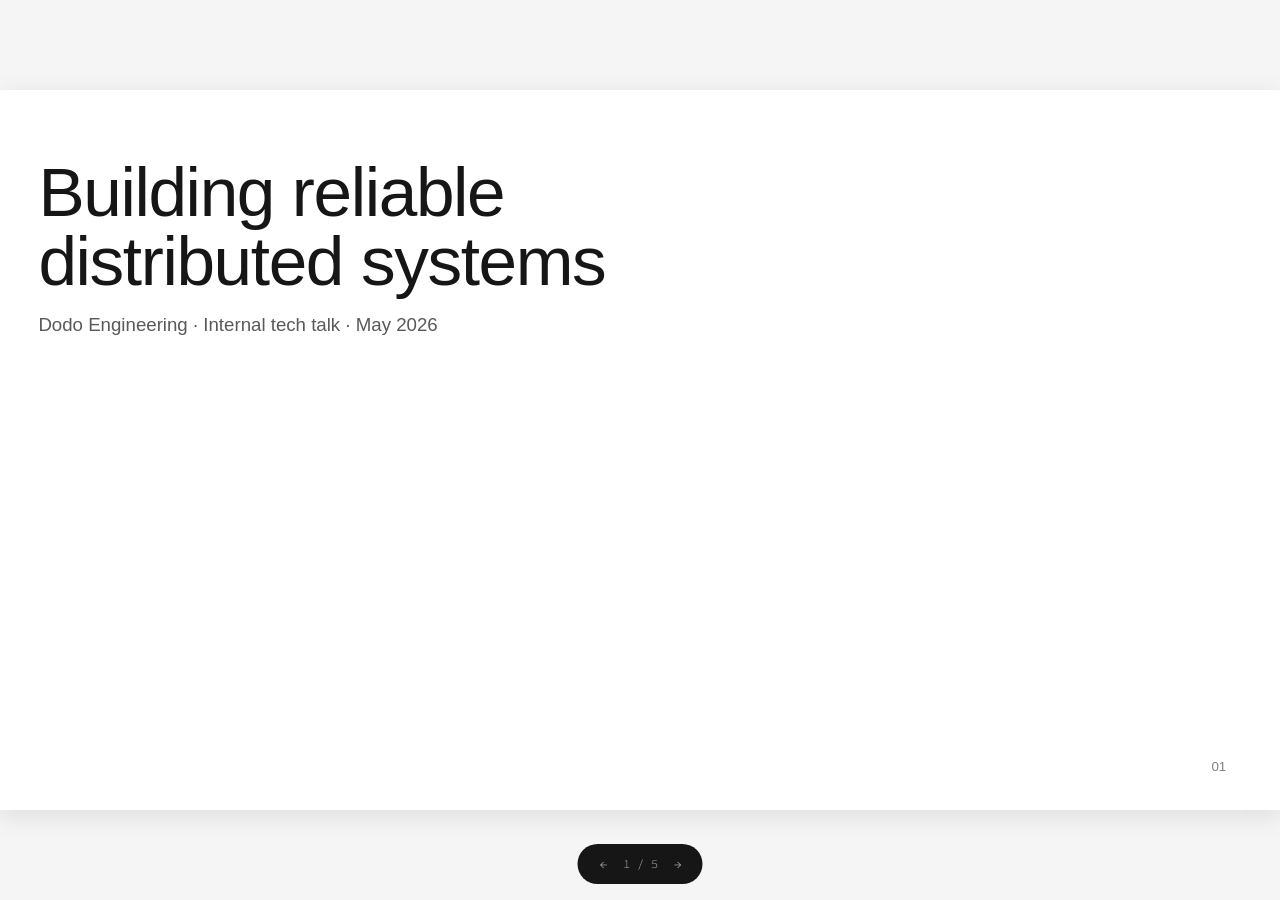
<file: dodo-theme/index.html>
<!doctype html>
<html lang="en">
<head>
  <meta charset="utf-8" />
  <meta name="viewport" content="width=1320, initial-scale=1" />
  <title>Dodo Engineering — slide theme preview</title>
  <link rel="stylesheet" href="css/theme.css" />
  <link rel="stylesheet" href="css/slide.css" />
  <style>
    /* Deck shell — wraps individual slides, shows one at a time. */
    body { background: var(--color-bg-subtle); }
    .deck { position: relative; }
    .deck .slide { display: none; margin: 24px auto; box-shadow: var(--shadow-lg); }
    .deck .slide.is-active { display: block; }
    .deck__nav {
      position: fixed; bottom: 16px; left: 50%; transform: translateX(-50%);
      display: flex; gap: 8px; align-items: center;
      background: var(--color-text-primary); color: #fff;
      padding: 8px 14px; border-radius: var(--radius-pill);
      font-family: var(--font-mono); font-size: 12px;
    }
    .deck__nav button {
      background: transparent; border: 0; color: #fff;
      font: inherit; padding: 4px 8px; cursor: pointer;
      border-radius: var(--radius-sm);
    }
    .deck__nav button:hover { background: rgba(255,255,255,0.12); }
    .deck__nav .deck__counter { opacity: 0.7; }
  </style>
</head>
<body>
  <div class="slide-stage">
    <div class="deck" id="deck">
      <!-- 01 — Cover -->
      <section class="slide slide--cover is-active" data-layout="cover">
        <h1 class="slide__big-title">Building reliable<br/>distributed systems</h1>
        <p class="slide__big-subtitle">Dodo Engineering &middot; Internal tech talk &middot; May 2026</p>
        <div class="slide__page-num">01</div>
      </section>

      <!-- 02 — Section header -->
      <section class="slide slide--section" data-layout="section">
        <p class="slide__section-eyebrow">// chapter 01</p>
        <h2 class="slide__section-title">Why eventual consistency<br/>was the wrong default</h2>
        <div class="slide__page-num">02</div>
      </section>

      <!-- 03 — Title + body -->
      <section class="slide slide--content" data-layout="title-and-body">
        <h3 class="slide__title">What changed in the v3 architecture</h3>
        <div class="slide__body">
          <p class="t-subtitle" style="margin:0 0 var(--space-4);">
            Three things moved off the critical path so the order pipeline could survive a region failure.
          </p>
          <ul class="list">
            <li>Order events now publish through a <code>kafka</code> topic instead of a synchronous RPC.</li>
            <li>Inventory reservations use a <span class="tag tag--mint">CRDT</span> backed by Riak.</li>
            <li>Payment authorization is idempotent and retried by the gateway, not the client.</li>
            <li>Read paths are served from a regional cache with a 50ms staleness budget.</li>
          </ul>
          <p class="t-caption" style="margin-top: var(--space-6);">See ADR-0042 for the full migration plan.</p>
        </div>
        <div class="slide__page-num">03</div>
      </section>

      <!-- 04 — Two column -->
      <section class="slide slide--two-col" data-layout="two-column">
        <h3 class="slide__title">Before vs. after the migration</h3>
        <div class="slide__columns">
          <div class="slide__col">
            <p class="t-mono-bold" style="color: var(--color-accent-orange); margin: 0 0 var(--space-3);">// before</p>
            <ul class="list">
              <li>Single PG primary in eu-central</li>
              <li>Sync RPC between order &amp; inventory</li>
              <li>P99 checkout: <strong>820&nbsp;ms</strong></li>
              <li>Recovery from a region failure: <strong>~14&nbsp;min</strong></li>
              <li>Two on-call engineers paged per outage</li>
            </ul>
          </div>
          <div class="slide__col">
            <p class="t-mono-bold" style="color: var(--color-accent-purple); margin: 0 0 var(--space-3);">// after</p>
            <ul class="list">
              <li>Multi-region writable cluster</li>
              <li>Async events via <code>kafka</code></li>
              <li>P99 checkout: <strong>240&nbsp;ms</strong></li>
              <li>Recovery: <strong>&lt; 90&nbsp;sec</strong> (automated)</li>
              <li>Zero pages in the last 60 days</li>
            </ul>
          </div>
        </div>
        <div class="slide__page-num">04</div>
      </section>

      <!-- 05 — Palette reference -->
      <section class="slide slide--content" data-layout="palette-reference">
        <h3 class="slide__title">Brand colors — quick reference</h3>
        <div style="display: flex; gap: var(--space-12);">
          <div style="flex: 0 0 30%;">
            <p class="t-mono" style="color: var(--color-text-muted); text-transform: uppercase; letter-spacing: var(--tracking-wide); margin: 0 0 var(--space-2);">Neutrals</p>
            <div style="display:flex; flex-direction:column; gap: var(--space-3);">
              <div style="display:flex; gap: var(--space-3); align-items:center;">
                <span class="chip chip--bordered" style="background: var(--color-bg); width:56px; height:56px;"></span>
                <span><span class="t-body-strong">Background</span><br/><span class="t-mono" style="color: var(--color-text-muted);">#FFFFFF</span></span>
              </div>
              <div style="display:flex; gap: var(--space-3); align-items:center;">
                <span class="chip" style="background: var(--color-text-primary); width:56px; height:56px;"></span>
                <span><span class="t-body-strong">Text — primary</span><br/><span class="t-mono" style="color: var(--color-text-muted);">#161616</span></span>
              </div>
              <div style="display:flex; gap: var(--space-3); align-items:center;">
                <span class="chip" style="background: var(--color-text-muted); width:56px; height:56px;"></span>
                <span><span class="t-body-strong">Muted / footnote</span><br/><span class="t-mono" style="color: var(--color-text-muted);">#808080</span></span>
              </div>
            </div>
          </div>
          <div style="flex: 1 1 auto;">
            <p class="t-mono" style="color: var(--color-text-muted); text-transform: uppercase; letter-spacing: var(--tracking-wide); margin: 0 0 var(--space-2);">Bright accents</p>
            <div style="display:grid; grid-template-columns: repeat(6, 1fr); gap: var(--space-3); margin-bottom: var(--space-5);">
              <div><span class="chip" style="background:#694BFB"></span><div class="t-caption" style="color:var(--color-text-primary);">Purple<br/><span style="font-family:var(--font-mono); color: var(--color-text-muted);">694BFB</span></div></div>
              <div><span class="chip" style="background:#FF5401"></span><div class="t-caption" style="color:var(--color-text-primary);">Orange<br/><span style="font-family:var(--font-mono); color: var(--color-text-muted);">FF5401</span></div></div>
              <div><span class="chip" style="background:#94E4CC"></span><div class="t-caption" style="color:var(--color-text-primary);">Mint<br/><span style="font-family:var(--font-mono); color: var(--color-text-muted);">94E4CC</span></div></div>
              <div><span class="chip" style="background:#FFE146"></span><div class="t-caption" style="color:var(--color-text-primary);">Yellow<br/><span style="font-family:var(--font-mono); color: var(--color-text-muted);">FFE146</span></div></div>
              <div><span class="chip" style="background:#428EFF"></span><div class="t-caption" style="color:var(--color-text-primary);">Blue<br/><span style="font-family:var(--font-mono); color: var(--color-text-muted);">428EFF</span></div></div>
              <div><span class="chip" style="background:#FF81EF"></span><div class="t-caption" style="color:var(--color-text-primary);">Pink<br/><span style="font-family:var(--font-mono); color: var(--color-text-muted);">FF81EF</span></div></div>
            </div>
            <p class="t-mono" style="color: var(--color-text-muted); text-transform: uppercase; letter-spacing: var(--tracking-wide); margin: 0 0 var(--space-2);">Pastel accents</p>
            <div style="display:grid; grid-template-columns: repeat(5, 1fr); gap: var(--space-3);">
              <div><span class="chip" style="background:#B8B8FF"></span><div class="t-caption" style="color:var(--color-text-primary);">Purple<br/><span style="font-family:var(--font-mono); color: var(--color-text-muted);">B8B8FF</span></div></div>
              <div><span class="chip" style="background:#FFC2A5"></span><div class="t-caption" style="color:var(--color-text-primary);">Peach<br/><span style="font-family:var(--font-mono); color: var(--color-text-muted);">FFC2A5</span></div></div>
              <div><span class="chip" style="background:#D2FCEE"></span><div class="t-caption" style="color:var(--color-text-primary);">Mint<br/><span style="font-family:var(--font-mono); color: var(--color-text-muted);">D2FCEE</span></div></div>
              <div><span class="chip" style="background:#FFF3B5"></span><div class="t-caption" style="color:var(--color-text-primary);">Yellow<br/><span style="font-family:var(--font-mono); color: var(--color-text-muted);">FFF3B5</span></div></div>
              <div><span class="chip" style="background:#FFCCF9"></span><div class="t-caption" style="color:var(--color-text-primary);">Pink<br/><span style="font-family:var(--font-mono); color: var(--color-text-muted);">FFCCF9</span></div></div>
            </div>
          </div>
        </div>
        <div class="slide__page-num">05</div>
      </section>
    </div>
  </div>

  <nav class="deck__nav" aria-label="Slide navigation">
    <button id="prev" type="button" aria-label="Previous slide">&larr;</button>
    <span class="deck__counter"><span id="cur">1</span> / <span id="tot">5</span></span>
    <button id="next" type="button" aria-label="Next slide">&rarr;</button>
  </nav>

  <script>
    (function () {
      const slides = Array.from(document.querySelectorAll('#deck > .slide'));
      const cur = document.getElementById('cur');
      const tot = document.getElementById('tot');
      let i = 0;
      tot.textContent = slides.length;

      function go(n) {
        i = Math.max(0, Math.min(slides.length - 1, n));
        slides.forEach((s, idx) => s.classList.toggle('is-active', idx === i));
        cur.textContent = i + 1;
      }
      document.getElementById('next').addEventListener('click', () => go(i + 1));
      document.getElementById('prev').addEventListener('click', () => go(i - 1));
      document.addEventListener('keydown', (e) => {
        if (e.key === 'ArrowRight' || e.key === ' ') { e.preventDefault(); go(i + 1); }
        if (e.key === 'ArrowLeft')  { e.preventDefault(); go(i - 1); }
        if (e.key === 'Home')       { e.preventDefault(); go(0); }
        if (e.key === 'End')        { e.preventDefault(); go(slides.length - 1); }
      });
    })();
  </script>
</body>
</html>
</file>
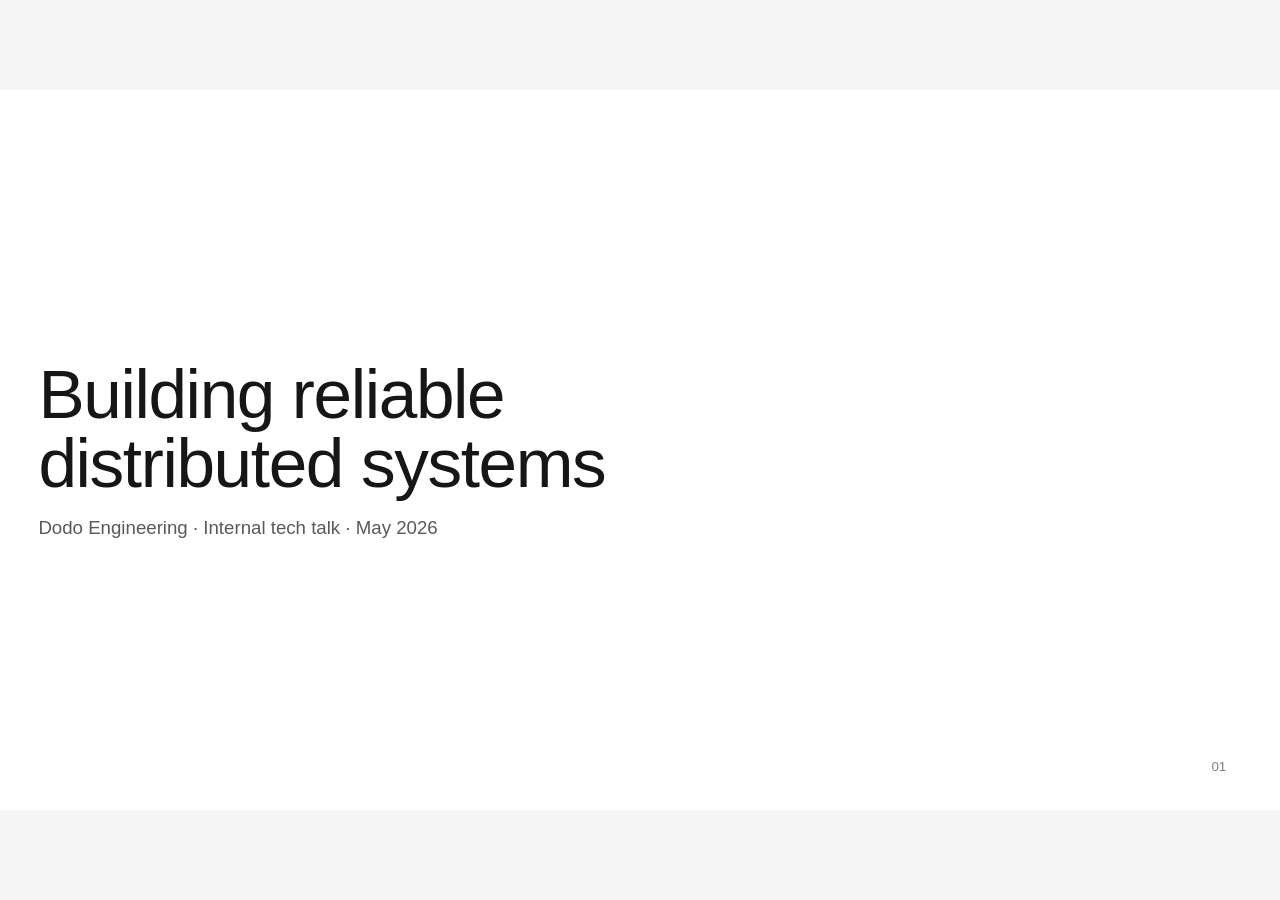
<file: dodo-theme/slides/01-cover.html>
<!doctype html>
<html lang="en">
<head>
  <meta charset="utf-8" />
  <title>Cover slide — Dodo theme</title>
  <link rel="stylesheet" href="../css/theme.css" />
  <link rel="stylesheet" href="../css/slide.css" />
</head>
<body>
  <div class="slide-stage">
    <section class="slide slide--cover" data-layout="cover" data-slide="1">
      <h1 class="slide__big-title">
        Building reliable<br/>distributed systems
      </h1>
      <p class="slide__big-subtitle">Dodo Engineering &middot; Internal tech talk &middot; May 2026</p>
      <div class="slide__page-num">01</div>
    </section>
  </div>
</body>
</html>
</file>
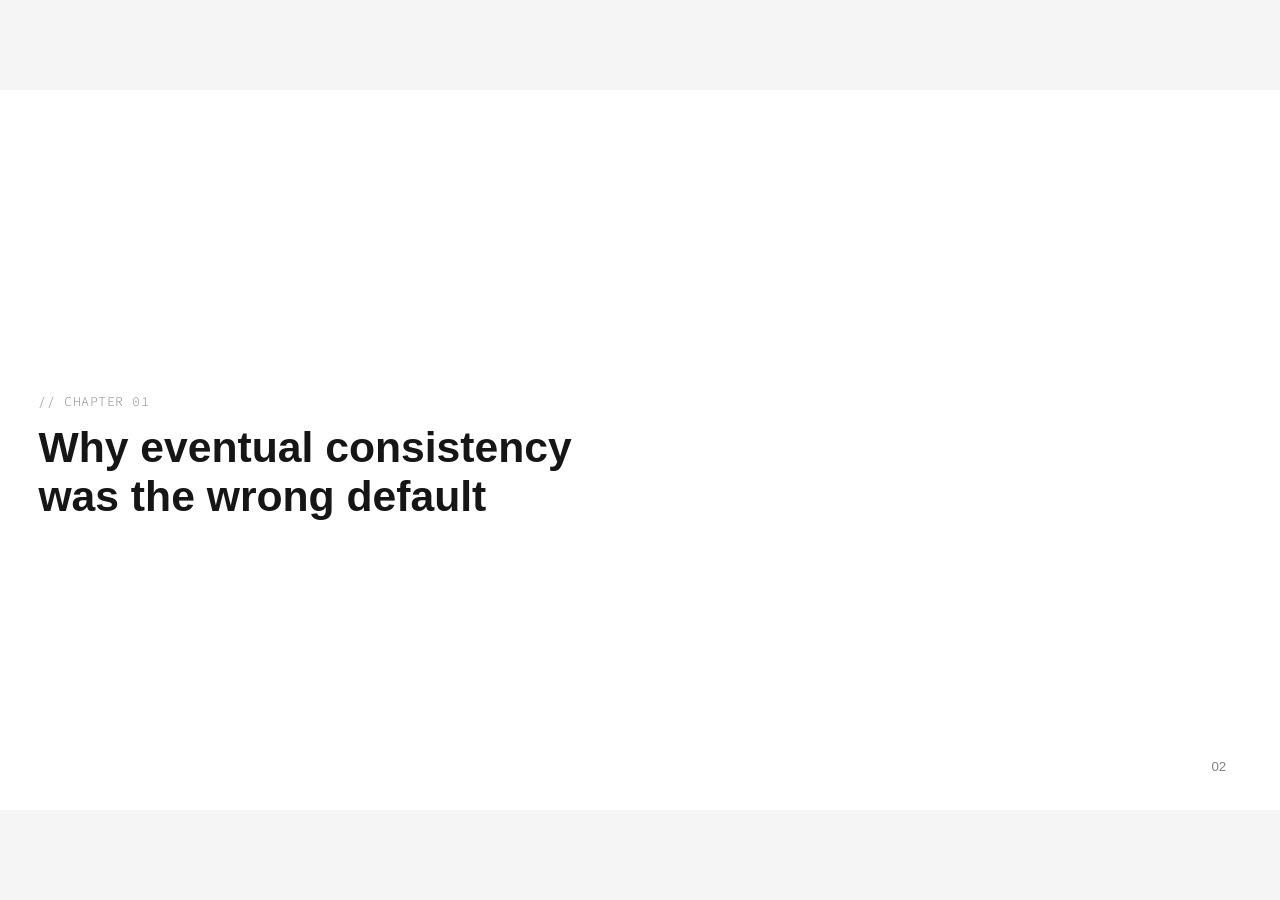
<file: dodo-theme/slides/02-section-header.html>
<!doctype html>
<html lang="en">
<head>
  <meta charset="utf-8" />
  <title>Section header — Dodo theme</title>
  <link rel="stylesheet" href="../css/theme.css" />
  <link rel="stylesheet" href="../css/slide.css" />
</head>
<body>
  <div class="slide-stage">
    <section class="slide slide--section" data-layout="section" data-slide="2">
      <p class="slide__section-eyebrow">// chapter 01</p>
      <h2 class="slide__section-title">
        Why eventual consistency<br/>was the wrong default
      </h2>
      <div class="slide__page-num">02</div>
    </section>
  </div>
</body>
</html>
</file>
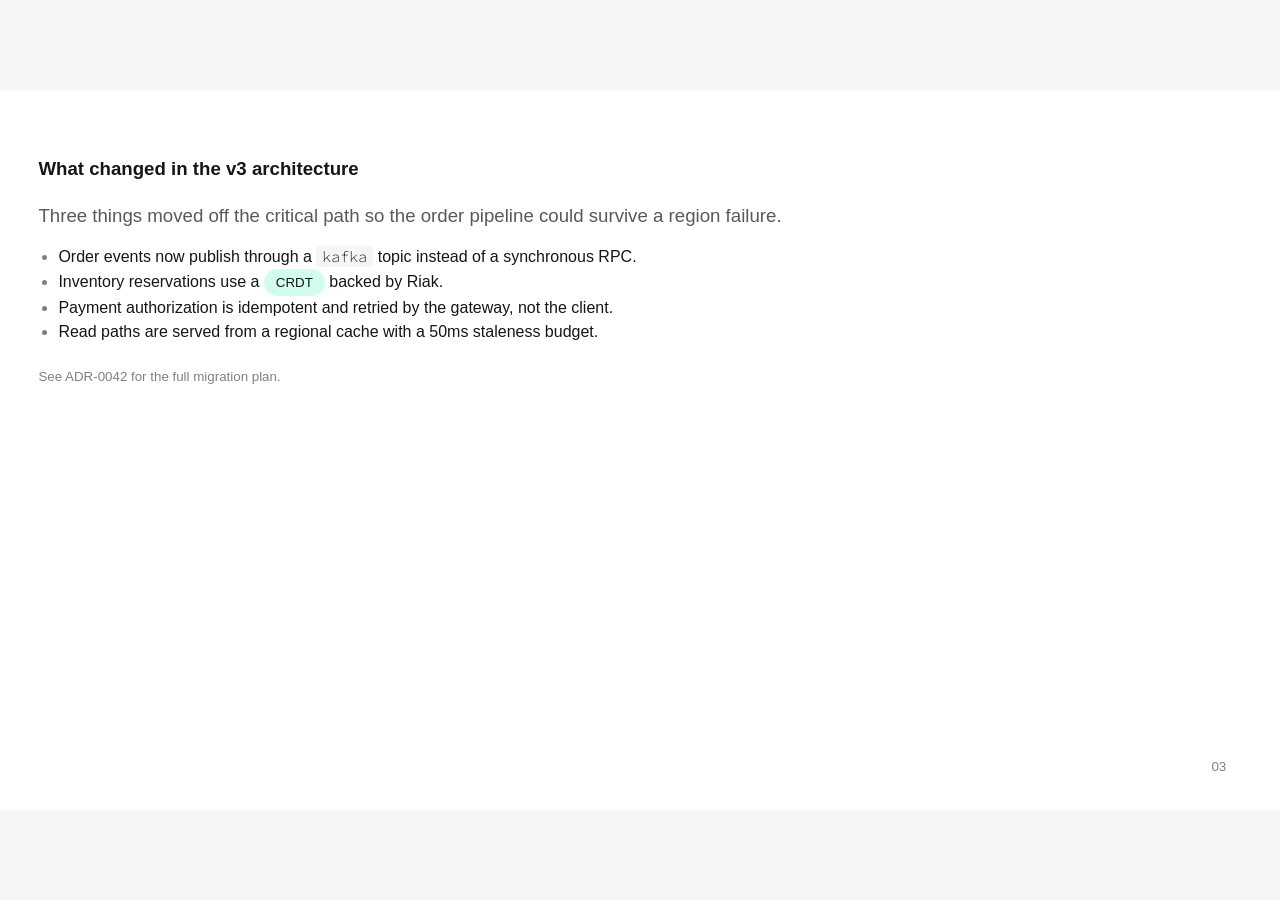
<file: dodo-theme/slides/03-title-and-body.html>
<!doctype html>
<html lang="en">
<head>
  <meta charset="utf-8" />
  <title>Title + body — Dodo theme</title>
  <link rel="stylesheet" href="../css/theme.css" />
  <link rel="stylesheet" href="../css/slide.css" />
</head>
<body>
  <div class="slide-stage">
    <section class="slide slide--content" data-layout="title-and-body" data-slide="3">
      <h3 class="slide__title">What changed in the v3 architecture</h3>

      <div class="slide__body">
        <p class="t-subtitle" style="margin: 0 0 var(--space-4);">
          Three things moved off the critical path so the order pipeline
          could survive a region failure.
        </p>

        <ul class="list">
          <li>Order events now publish through a <code>kafka</code> topic instead of a synchronous RPC.</li>
          <li>Inventory reservations use a <span class="tag tag--mint">CRDT</span> backed by Riak.</li>
          <li>Payment authorization is idempotent and retried by the gateway, not the client.</li>
          <li>Read paths are served from a regional cache with a 50ms staleness budget.</li>
        </ul>

        <p class="t-caption" style="margin-top: var(--space-6);">
          See ADR-0042 for the full migration plan.
        </p>
      </div>

      <div class="slide__page-num">03</div>
    </section>
  </div>
</body>
</html>
</file>
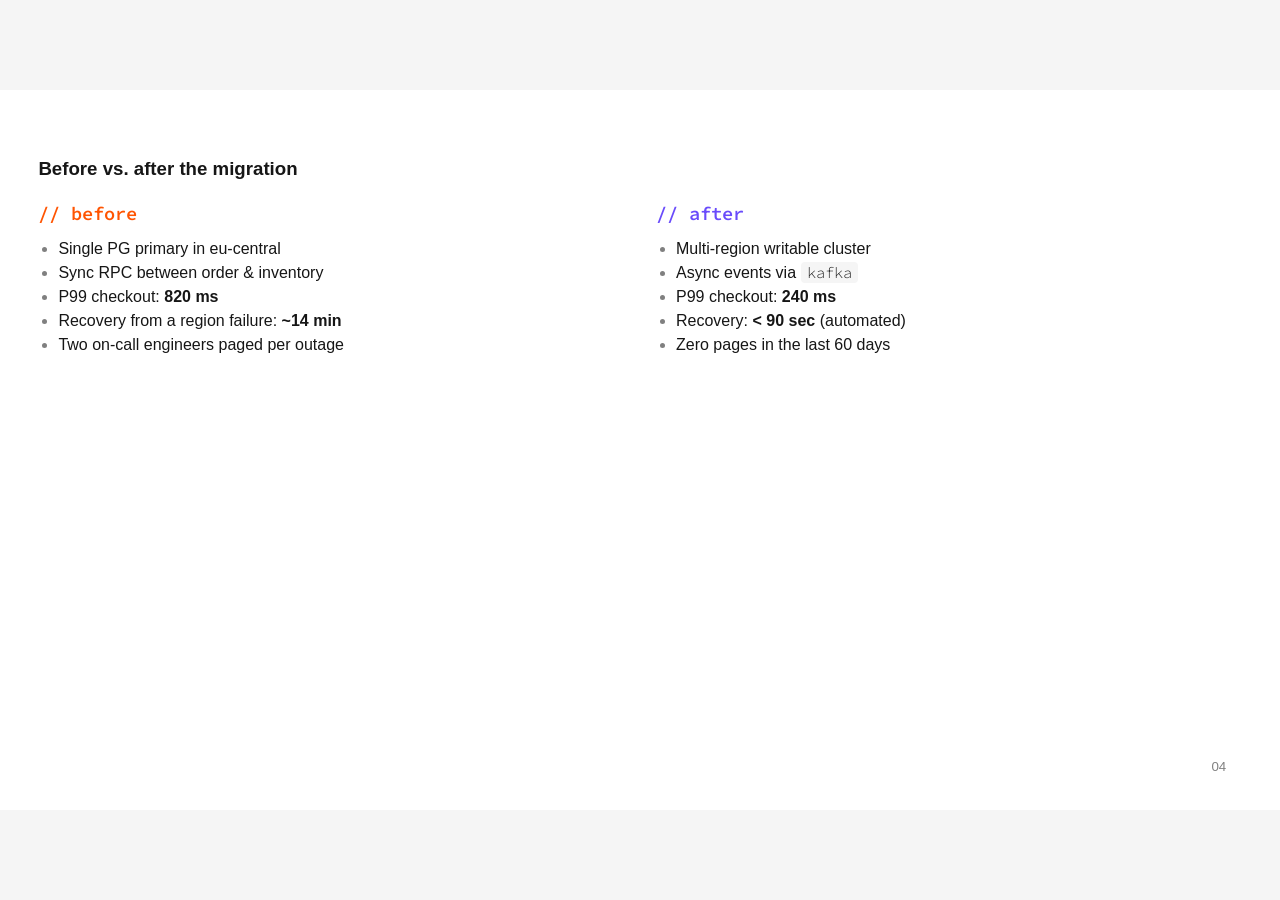
<file: dodo-theme/slides/04-two-column.html>
<!doctype html>
<html lang="en">
<head>
  <meta charset="utf-8" />
  <title>Two-column — Dodo theme</title>
  <link rel="stylesheet" href="../css/theme.css" />
  <link rel="stylesheet" href="../css/slide.css" />
</head>
<body>
  <div class="slide-stage">
    <section class="slide slide--two-col" data-layout="two-column" data-slide="4">
      <h3 class="slide__title">Before vs. after the migration</h3>

      <div class="slide__columns">
        <div class="slide__col">
          <p class="t-mono-bold" style="color: var(--color-accent-orange); margin: 0 0 var(--space-3);">// before</p>
          <ul class="list">
            <li>Single PG primary in eu-central</li>
            <li>Sync RPC between order &amp; inventory</li>
            <li>P99 checkout: <strong>820&nbsp;ms</strong></li>
            <li>Recovery from a region failure: <strong>~14&nbsp;min</strong></li>
            <li>Two on-call engineers paged per outage</li>
          </ul>
        </div>

        <div class="slide__col">
          <p class="t-mono-bold" style="color: var(--color-accent-purple); margin: 0 0 var(--space-3);">// after</p>
          <ul class="list">
            <li>Multi-region writable cluster</li>
            <li>Async events via <code>kafka</code></li>
            <li>P99 checkout: <strong>240&nbsp;ms</strong></li>
            <li>Recovery: <strong>&lt; 90&nbsp;sec</strong> (automated)</li>
            <li>Zero pages in the last 60 days</li>
          </ul>
        </div>
      </div>

      <div class="slide__page-num">04</div>
    </section>
  </div>
</body>
</html>
</file>
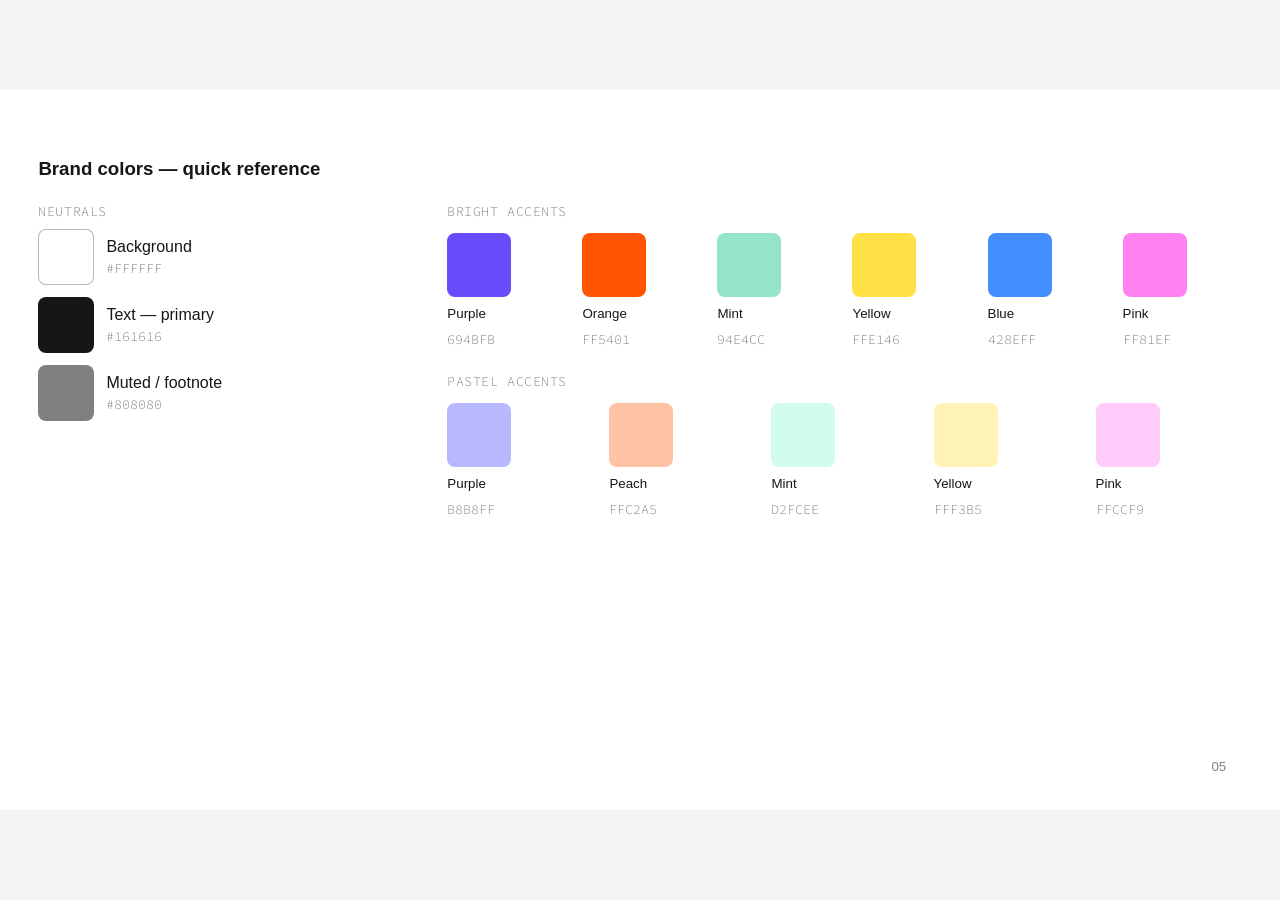
<file: dodo-theme/slides/05-palette-reference.html>
<!doctype html>
<html lang="en">
<head>
  <meta charset="utf-8" />
  <title>Color reference — Dodo theme</title>
  <link rel="stylesheet" href="../css/theme.css" />
  <link rel="stylesheet" href="../css/slide.css" />
  <style>
    .palette { display: grid; grid-template-columns: repeat(6, 1fr); gap: var(--space-4); margin-top: var(--space-3); }
    .palette__item { display: flex; flex-direction: column; gap: var(--space-2); align-items: flex-start; }
    .palette__item .chip { width: 64px; height: 64px; }
    .palette__name { font-size: var(--size-caption); font-weight: var(--weight-regular); }
    .palette__hex  { font-family: var(--font-mono); font-size: var(--size-caption); color: var(--color-text-muted); }
    .palette__section { font-family: var(--font-mono); font-size: var(--size-caption); color: var(--color-text-muted);
                        text-transform: uppercase; letter-spacing: var(--tracking-wide); margin: var(--space-6) 0 var(--space-2); }
  </style>
</head>
<body>
  <div class="slide-stage">
    <section class="slide slide--content" data-layout="palette-reference" data-slide="5">
      <h3 class="slide__title">Brand colors — quick reference</h3>

      <div style="display: flex; gap: var(--space-12);">
        <!-- Neutrals column -->
        <div style="flex: 0 0 30%;">
          <p class="palette__section" style="margin-top:0;">Neutrals</p>
          <div style="display:flex; flex-direction:column; gap: var(--space-3);">
            <div style="display:flex; gap: var(--space-3); align-items:center;">
              <span class="chip chip--bordered" style="background: var(--color-bg);"></span>
              <span><span class="t-body-strong">Background</span><br/><span class="palette__hex">#FFFFFF</span></span>
            </div>
            <div style="display:flex; gap: var(--space-3); align-items:center;">
              <span class="chip" style="background: var(--color-text-primary);"></span>
              <span><span class="t-body-strong">Text — primary</span><br/><span class="palette__hex">#161616</span></span>
            </div>
            <div style="display:flex; gap: var(--space-3); align-items:center;">
              <span class="chip" style="background: var(--color-text-muted);"></span>
              <span><span class="t-body-strong">Muted / footnote</span><br/><span class="palette__hex">#808080</span></span>
            </div>
          </div>
        </div>

        <!-- Accents column -->
        <div style="flex: 1 1 auto;">
          <p class="palette__section" style="margin-top:0;">Bright accents</p>
          <div class="palette" style="grid-template-columns: repeat(6, 1fr);">
            <div class="palette__item"><span class="chip" style="background:#694BFB"></span><span class="palette__name">Purple</span><span class="palette__hex">694BFB</span></div>
            <div class="palette__item"><span class="chip" style="background:#FF5401"></span><span class="palette__name">Orange</span><span class="palette__hex">FF5401</span></div>
            <div class="palette__item"><span class="chip" style="background:#94E4CC"></span><span class="palette__name">Mint</span><span class="palette__hex">94E4CC</span></div>
            <div class="palette__item"><span class="chip" style="background:#FFE146"></span><span class="palette__name">Yellow</span><span class="palette__hex">FFE146</span></div>
            <div class="palette__item"><span class="chip" style="background:#428EFF"></span><span class="palette__name">Blue</span><span class="palette__hex">428EFF</span></div>
            <div class="palette__item"><span class="chip" style="background:#FF81EF"></span><span class="palette__name">Pink</span><span class="palette__hex">FF81EF</span></div>
          </div>

          <p class="palette__section">Pastel accents</p>
          <div class="palette" style="grid-template-columns: repeat(5, 1fr);">
            <div class="palette__item"><span class="chip" style="background:#B8B8FF"></span><span class="palette__name">Purple</span><span class="palette__hex">B8B8FF</span></div>
            <div class="palette__item"><span class="chip" style="background:#FFC2A5"></span><span class="palette__name">Peach</span><span class="palette__hex">FFC2A5</span></div>
            <div class="palette__item"><span class="chip" style="background:#D2FCEE"></span><span class="palette__name">Mint</span><span class="palette__hex">D2FCEE</span></div>
            <div class="palette__item"><span class="chip" style="background:#FFF3B5"></span><span class="palette__name">Yellow</span><span class="palette__hex">FFF3B5</span></div>
            <div class="palette__item"><span class="chip" style="background:#FFCCF9"></span><span class="palette__name">Pink</span><span class="palette__hex">FFCCF9</span></div>
          </div>
        </div>
      </div>

      <div class="slide__page-num">05</div>
    </section>
  </div>
</body>
</html>
</file>
<file: dodo-theme/css/theme.css>
/* ============================================================
   Dodo Engineering — Light theme
   Extracted from: Шаблон Dodo Engineering (светлая).pptx
   Use the CSS variables below to build slides that match the
   original deck. Pair with slide.css for layout primitives.
   ============================================================ */

/* Web fonts — Helvetica Neue is system-only; Source Code Pro
   and Montserrat are loaded from Google Fonts so any browser
   can render them. */
@import url('https://fonts.googleapis.com/css2?family=Source+Code+Pro:wght@400;600&family=Montserrat:wght@500&display=swap');

:root {
  /* ─── Brand color tokens ─────────────────────────────────── */

  /* Surfaces / backgrounds */
  --color-bg:                #FFFFFF;
  --color-bg-subtle:         #F5F5F5;
  --color-border-on-white:   #B8B8B8;

  /* Text */
  --color-text-primary:      #161616;
  --color-text-secondary:    #595959;
  --color-text-muted:        #808080;
  --color-text-disabled:     #B8B8B8;
  --color-text-on-accent:    #FFFFFF;
  --color-text-on-pastel:    #161616;

  /* Bright accents (six-color palette) */
  --color-accent-purple:     #694BFB;
  --color-accent-orange:     #FF5401;
  --color-accent-orange-alt: #FB5508;
  --color-accent-mint:       #94E4CC;
  --color-accent-yellow:     #FFE146;
  --color-accent-blue:       #428EFF;
  --color-accent-pink:       #FF81EF;

  /* Pastel accents (five-color softer palette) */
  --color-pastel-purple:     #B8B8FF;
  --color-pastel-peach:      #FFC2A5;
  --color-pastel-mint:       #D2FCEE;
  --color-pastel-yellow:     #FFF3B5;
  --color-pastel-pink:       #FFCCF9;

  /* Semantic aliases (so AI agents don't have to pick colors) */
  --color-link:              var(--color-accent-blue);
  --color-link-hover:        var(--color-accent-purple);
  --color-success:           var(--color-accent-mint);
  --color-warning:           var(--color-accent-yellow);
  --color-danger:            var(--color-accent-orange);
  --color-info:              var(--color-accent-blue);

  /* Code colors */
  --color-code-bg:           #F5F5F5;
  --color-code-text:         #161616;
  --color-code-comment:      #808080;
  --color-code-keyword:      #694BFB;
  --color-code-string:       #FF5401;
  --color-code-number:       #428EFF;

  /* ─── Typography ─────────────────────────────────────────── */

  --font-display:        'Helvetica Neue', 'Helvetica', 'Arial', sans-serif;
  --font-display-light:  'Helvetica Neue Light', 'Helvetica Neue', 'Helvetica', 'Arial', sans-serif;
  --font-body:           'Helvetica Neue Light', 'Helvetica Neue', 'Helvetica', 'Arial', sans-serif;
  --font-body-strong:    'Helvetica Neue', 'Helvetica', 'Arial', sans-serif;
  --font-mono:           'Source Code Pro', 'SF Mono', 'Menlo', 'Consolas', monospace;
  --font-mono-semibold:  'Source Code Pro SemiBold', 'Source Code Pro', 'SF Mono', monospace;
  --font-decorative:     'Montserrat', 'Helvetica Neue', sans-serif;

  /* Font weights */
  --weight-light:    300;
  --weight-regular:  400;
  --weight-medium:   500;
  --weight-semibold: 600;
  --weight-bold:     700;

  /* Sizes — expressed in pt for fidelity with the original deck
     and in px for default web rendering at a 1280x720 slide.    */
  --size-cover-xl:   80pt;
  --size-cover-l:    60pt;
  --size-cover-m:    52pt;
  --size-section:    40pt;
  --size-h1:         32pt;
  --size-h2:         24pt;
  --size-h3:         20pt;
  --size-h4:         18pt;
  --size-h5:         16pt;
  --size-subtitle:   14pt;
  --size-body:       12pt;
  --size-small:      13pt;
  --size-caption:    10pt;

  /* Line heights */
  --leading-tight:   1.0;
  --leading-snug:    1.15;
  --leading-normal:  1.35;
  --leading-loose:   1.5;

  /* Letter spacing */
  --tracking-tight:  -0.02em;
  --tracking-normal: 0;
  --tracking-wide:   0.04em;

  /* ─── Spacing scale (4px base) ───────────────────────────── */
  --space-0:  0;
  --space-1:  4px;
  --space-2:  8px;
  --space-3:  12px;
  --space-4:  16px;
  --space-5:  20px;
  --space-6:  24px;
  --space-8:  32px;
  --space-10: 40px;
  --space-12: 48px;
  --space-16: 64px;
  --space-20: 80px;

  /* ─── Radii ──────────────────────────────────────────────── */
  --radius-none: 0;
  --radius-sm:   4px;
  --radius-md:   8px;
  --radius-lg:   16px;
  --radius-pill: 9999px;

  /* ─── Elevation ──────────────────────────────────────────── */
  --shadow-sm: 0 1px 2px rgba(22, 22, 22, 0.06);
  --shadow-md: 0 2px 8px rgba(22, 22, 22, 0.08);
  --shadow-lg: 0 6px 24px rgba(22, 22, 22, 0.10);

  /* ─── Stroke widths ──────────────────────────────────────── */
  --stroke-thin:   1px;
  --stroke-medium: 2px;
  --stroke-thick:  4px;

  /* ─── Slide geometry ─────────────────────────────────────── */
  --slide-width:        1280px;
  --slide-height:       720px;
  --slide-aspect:       calc(16 / 9);
  --slide-pad-top:      5.3%;     /* = 0.30" / 5.625"  */
  --slide-pad-right:    3%;       /* = 0.30" / 10"     */
  --slide-pad-bottom:   5.3%;
  --slide-pad-left:     3%;       /* = 0.29" / 10"     */
  --slide-title-y:      5.33%;
  --slide-title-height: 11.2%;
  --slide-body-y:       27.9%;
  --slide-body-height:  66.5%;
  --slide-footer-y:     92%;
}

/* ============================================================
   BASE RESET (only the bits needed for slides — feel free to
   keep or drop). Keeps boxes predictable across browsers.
   ============================================================ */

*, *::before, *::after { box-sizing: border-box; }
html, body { margin: 0; padding: 0; }
body {
  font-family: var(--font-body);
  font-weight: var(--weight-light);
  color: var(--color-text-primary);
  background: var(--color-bg);
  font-size: var(--size-body);
  line-height: var(--leading-normal);
  -webkit-font-smoothing: antialiased;
  -moz-osx-font-smoothing: grayscale;
}
</file>
<file: dodo-theme/css/slide.css>
/* ============================================================
   Dodo Engineering — slide layout primitives
   Depends on: theme.css (CSS variables)
   ============================================================ */

/* ──── Slide canvas ───────────────────────────────────────────
   A .slide is always 16:9, anchored at 1280x720 logical pixels.
   The whole canvas scales down on smaller screens so layouts
   stay pixel-true to the original PowerPoint geometry.        */

.slide {
  position: relative;
  width: var(--slide-width);
  height: var(--slide-height);
  background: var(--color-bg);
  color: var(--color-text-primary);
  font-family: var(--font-body);
  font-size: var(--size-body);
  line-height: var(--leading-normal);
  overflow: hidden;
  padding: var(--slide-pad-top) var(--slide-pad-right)
           var(--slide-pad-bottom) var(--slide-pad-left);
}

/* When a deck wraps slides in .slide-stage, the stage handles
   responsive scaling — slides themselves keep fixed dimensions. */
.slide-stage {
  display: flex;
  align-items: center;
  justify-content: center;
  min-height: 100vh;
  background: var(--color-bg-subtle);
}

/* ──── Typography utility classes (match the deck) ─────────── */

.t-cover-xl    { font-family: var(--font-display-light); font-size: var(--size-cover-xl); font-weight: var(--weight-light); line-height: var(--leading-tight); letter-spacing: var(--tracking-tight); }
.t-cover-l     { font-family: var(--font-display-light); font-size: var(--size-cover-l);  font-weight: var(--weight-light); line-height: var(--leading-tight); letter-spacing: var(--tracking-tight); }
.t-cover       { font-family: var(--font-display-light); font-size: var(--size-cover-m);  font-weight: var(--weight-light); line-height: var(--leading-tight); letter-spacing: var(--tracking-tight); }
.t-section     { font-family: var(--font-display);       font-size: var(--size-section);  font-weight: var(--weight-bold);  line-height: var(--leading-snug); }
.t-h1          { font-family: var(--font-display);       font-size: var(--size-h1);       font-weight: var(--weight-bold);  line-height: var(--leading-snug); }
.t-h2          { font-family: var(--font-display);       font-size: var(--size-h2);       font-weight: var(--weight-bold);  line-height: var(--leading-snug); }
.t-h3          { font-family: var(--font-display);       font-size: var(--size-h3);       font-weight: var(--weight-bold);  line-height: var(--leading-snug); }
.t-h4          { font-family: var(--font-display);       font-size: var(--size-h4);       font-weight: var(--weight-bold);  line-height: var(--leading-snug); }
.t-h5          { font-family: var(--font-display);       font-size: var(--size-h5);       font-weight: var(--weight-bold);  line-height: var(--leading-snug); }
.t-slide-title { font-family: var(--font-display);       font-size: var(--size-subtitle); font-weight: var(--weight-bold);  line-height: var(--leading-snug); }
.t-subtitle    { font-family: var(--font-body);          font-size: var(--size-subtitle); font-weight: var(--weight-light); line-height: var(--leading-normal); color: var(--color-text-secondary); }
.t-body        { font-family: var(--font-body);          font-size: var(--size-body);     font-weight: var(--weight-light); line-height: var(--leading-normal); }
.t-body-strong { font-family: var(--font-body-strong);   font-size: var(--size-body);     font-weight: var(--weight-regular); line-height: var(--leading-normal); }
.t-caption     { font-family: var(--font-body);          font-size: var(--size-caption);  font-weight: var(--weight-light); line-height: var(--leading-normal); color: var(--color-text-muted); }
.t-mono        { font-family: var(--font-mono);          font-size: var(--size-body);     font-weight: var(--weight-regular); line-height: var(--leading-normal); }
.t-mono-bold   { font-family: var(--font-mono-semibold); font-size: var(--size-subtitle); font-weight: var(--weight-semibold); line-height: var(--leading-snug); }

/* Slide title bar — always anchored top-left, full width, bold 14pt
   per the source deck's TITLE_AND_BODY layout. */
.slide__title {
  font-family: var(--font-display);
  font-size: var(--size-subtitle);
  font-weight: var(--weight-bold);
  color: var(--color-text-primary);
  margin: 0 0 var(--space-6) 0;
  line-height: var(--leading-snug);
}

/* Page number — bottom-right, muted */
.slide__page-num {
  position: absolute;
  right: calc(var(--slide-pad-right) * 1.4);
  bottom: calc(var(--slide-pad-bottom) * 0.9);
  font-family: var(--font-body);
  font-size: var(--size-caption);
  color: var(--color-text-muted);
}

/* ──── Layout patterns lifted from the source deck ────────── */

/* Title-only (cover) slide */
.slide--cover {
  display: flex;
  flex-direction: column;
  justify-content: center;
}
.slide--cover .slide__big-title {
  font-family: var(--font-display-light);
  font-size: var(--size-cover-m);
  font-weight: var(--weight-light);
  line-height: var(--leading-tight);
  letter-spacing: var(--tracking-tight);
  max-width: 70%;
  margin: 0;
}
.slide--cover .slide__big-subtitle {
  font-family: var(--font-body);
  font-size: var(--size-subtitle);
  color: var(--color-text-secondary);
  margin: var(--space-4) 0 0;
}

/* Section header — bold display text, centered or left-aligned */
.slide--section {
  display: flex;
  flex-direction: column;
  justify-content: center;
}
.slide--section .slide__section-title {
  font-family: var(--font-display);
  font-size: var(--size-h1);
  font-weight: var(--weight-bold);
  line-height: var(--leading-snug);
  max-width: 85%;
  margin: 0;
}
.slide--section .slide__section-eyebrow {
  font-family: var(--font-mono);
  font-size: var(--size-caption);
  text-transform: uppercase;
  letter-spacing: var(--tracking-wide);
  color: var(--color-text-muted);
  margin-bottom: var(--space-3);
}

/* Title + body — the workhorse layout */
.slide--content .slide__body { max-width: 85%; }

/* Two-column body */
.slide--two-col .slide__columns {
  display: grid;
  grid-template-columns: 1fr 1fr;
  gap: var(--space-8);
  height: calc(100% - 80px);
}
.slide--two-col .slide__col {
  font-size: var(--size-body);
  line-height: var(--leading-normal);
}

/* One-column with side title */
.slide--one-col .slide__grid {
  display: grid;
  grid-template-columns: 3.12fr 1fr 6.05fr;
  gap: var(--space-4);
  height: calc(100% - 40px);
}
.slide--one-col .slide__col-title {
  font-family: var(--font-display);
  font-size: var(--size-h2);
  font-weight: var(--weight-bold);
  line-height: var(--leading-snug);
}

/* ──── Reusable atoms ─────────────────────────────────────── */

/* Color chip used in the source deck's palette slide */
.chip {
  display: inline-block;
  width: 56px;
  height: 56px;
  border-radius: var(--radius-md);
  vertical-align: middle;
}
.chip--bordered { box-shadow: inset 0 0 0 var(--stroke-thin) var(--color-border-on-white); }

/* Tag / pill — small label with pastel fill */
.tag {
  display: inline-flex;
  align-items: center;
  padding: var(--space-1) var(--space-3);
  border-radius: var(--radius-pill);
  font-family: var(--font-body-strong);
  font-size: var(--size-caption);
  font-weight: var(--weight-regular);
  background: var(--color-pastel-mint);
  color: var(--color-text-primary);
}
.tag--purple { background: var(--color-pastel-purple); }
.tag--peach  { background: var(--color-pastel-peach);  }
.tag--mint   { background: var(--color-pastel-mint);   }
.tag--yellow { background: var(--color-pastel-yellow); }
.tag--pink   { background: var(--color-pastel-pink);   }

/* Inline code */
code, .inline-code {
  font-family: var(--font-mono);
  font-size: 0.95em;
  background: var(--color-code-bg);
  padding: 1px 6px;
  border-radius: var(--radius-sm);
  color: var(--color-code-text);
}

/* Code block */
pre.code-block {
  font-family: var(--font-mono);
  font-size: var(--size-body);
  line-height: var(--leading-normal);
  background: var(--color-code-bg);
  color: var(--color-code-text);
  padding: var(--space-4) var(--space-5);
  border-radius: var(--radius-md);
  overflow: auto;
  margin: var(--space-3) 0;
}

/* Bulleted list — deck style (12pt, light) */
ul.list {
  margin: 0;
  padding-left: var(--space-5);
  font-size: var(--size-body);
  font-weight: var(--weight-light);
  line-height: var(--leading-loose);
}
ul.list li::marker { color: var(--color-text-muted); }

/* Numbered list */
ol.list {
  margin: 0;
  padding-left: var(--space-5);
  font-size: var(--size-body);
  line-height: var(--leading-loose);
}

/* Link */
a, .link {
  color: var(--color-link);
  text-decoration: none;
  border-bottom: 1px solid currentColor;
}
a:hover, .link:hover { color: var(--color-link-hover); }

/* ──── Responsive scaling of the fixed-size slide ─────────── */
@media (max-width: 1320px) {
  .slide-stage .slide {
    transform: scale(calc(100vw / 1320));
    transform-origin: top center;
  }
}
</file>
